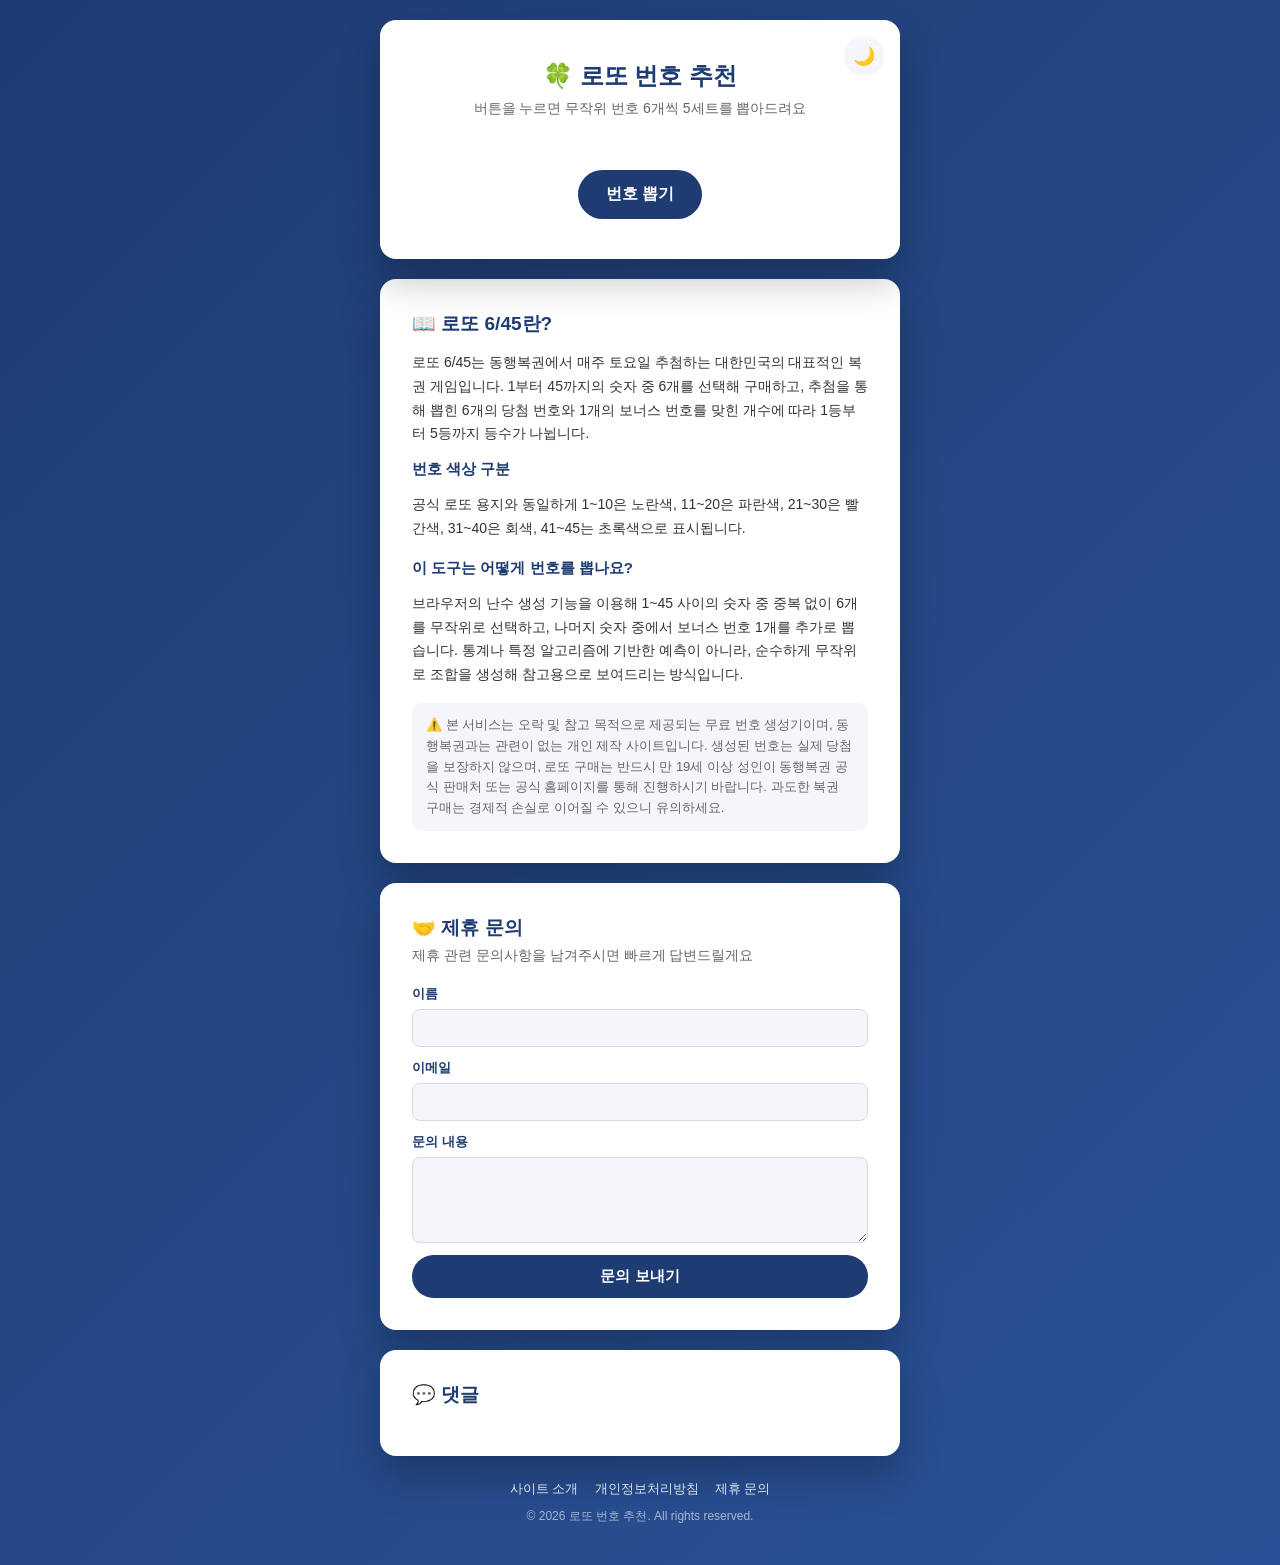
<file: index.html>
<!DOCTYPE html>
<html lang="ko">
<head>
<meta charset="UTF-8">
<meta name="viewport" content="width=device-width, initial-scale=1.0">
<meta name="description" content="번호 6개와 보너스 번호를 무작위로 5세트 추천해주는 로또 6/45 번호 생성기입니다. 로또 6/45 게임 규칙 설명과 참고용 번호 추천을 제공하며, 실제 당첨을 보장하지 않는 오락용 서비스입니다.">
<meta name="google-adsense-account" content="ca-pub-2861246134536272">
<script async src="https://pagead2.googlesyndication.com/pagead/js/adsbygoogle.js?client=ca-pub-2861246134536272"
     crossorigin="anonymous"></script>
<link rel="stylesheet" href="styles.css">
<script src="theme.js"></script>
<title>로또 번호 추천 | 로또 6/45 번호 생성기</title>
</head>
<body>

  <div class="card">
    <button class="theme-toggle" id="themeToggle" aria-label="다크모드 전환">🌙</button>
    <h1>🍀 로또 번호 추천</h1>
    <p class="subtitle">버튼을 누르면 무작위 번호 6개씩 5세트를 뽑아드려요</p>

    <div class="sets" id="sets"></div>

    <button id="generateBtn">번호 뽑기</button>
  </div>

  <div class="info-card">
    <h2>📖 로또 6/45란?</h2>
    <p>
      로또 6/45는 동행복권에서 매주 토요일 추첨하는 대한민국의 대표적인 복권 게임입니다.
      1부터 45까지의 숫자 중 6개를 선택해 구매하고, 추첨을 통해 뽑힌 6개의 당첨 번호와
      1개의 보너스 번호를 맞힌 개수에 따라 1등부터 5등까지 등수가 나뉩니다.
    </p>

    <h3>번호 색상 구분</h3>
    <p>
      공식 로또 용지와 동일하게 1~10은 노란색, 11~20은 파란색, 21~30은 빨간색,
      31~40은 회색, 41~45는 초록색으로 표시됩니다.
    </p>

    <h3>이 도구는 어떻게 번호를 뽑나요?</h3>
    <p>
      브라우저의 난수 생성 기능을 이용해 1~45 사이의 숫자 중 중복 없이 6개를 무작위로 선택하고,
      나머지 숫자 중에서 보너스 번호 1개를 추가로 뽑습니다. 통계나 특정 알고리즘에 기반한
      예측이 아니라, 순수하게 무작위로 조합을 생성해 참고용으로 보여드리는 방식입니다.
    </p>

    <div class="disclaimer">
      ⚠️ 본 서비스는 오락 및 참고 목적으로 제공되는 무료 번호 생성기이며, 동행복권과는
      관련이 없는 개인 제작 사이트입니다. 생성된 번호는 실제 당첨을 보장하지 않으며,
      로또 구매는 반드시 만 19세 이상 성인이 동행복권 공식 판매처 또는 공식 홈페이지를
      통해 진행하시기 바랍니다. 과도한 복권 구매는 경제적 손실로 이어질 수 있으니 유의하세요.
    </div>
  </div>

  <div class="contact-card">
    <h2>🤝 제휴 문의</h2>
    <p class="subtitle">제휴 관련 문의사항을 남겨주시면 빠르게 답변드릴게요</p>

    <form class="contact-form" id="contactForm" action="https://formspree.io/f/mgogqgzd" method="POST">
      <label for="name">이름</label>
      <input type="text" id="name" name="name" required>

      <label for="email">이메일</label>
      <input type="email" id="email" name="email" required>

      <label for="message">문의 내용</label>
      <textarea id="message" name="message" rows="4" required></textarea>

      <button type="submit" id="contactSubmitBtn">문의 보내기</button>
      <p class="contact-status" id="contactStatus"></p>
    </form>
  </div>

  <div class="comments-card">
    <h2>💬 댓글</h2>
    <div id="disqus_thread"></div>
    <script>
        /**
        *  RECOMMENDED CONFIGURATION VARIABLES: EDIT AND UNCOMMENT THE SECTION BELOW TO INSERT DYNAMIC VALUES FROM YOUR PLATFORM OR CMS.
        *  LEARN WHY DEFINING THESE VARIABLES IS IMPORTANT: https://disqus.com/admin/universalcode/#configuration-variables    */
        /*
        var disqus_config = function () {
        this.page.url = PAGE_URL;  // Replace PAGE_URL with your page's canonical URL variable
        this.page.identifier = PAGE_IDENTIFIER; // Replace PAGE_IDENTIFIER with your page's unique identifier variable
        };
        */
        (function() { // DON'T EDIT BELOW THIS LINE
        var d = document, s = d.createElement('script');
        s.src = 'https://canyouivemelotto.disqus.com/embed.js';
        s.setAttribute('data-timestamp', +new Date());
        (d.head || d.body).appendChild(s);
        })();
    </script>
    <noscript>Please enable JavaScript to view the <a href="https://disqus.com/?ref_noscript">comments powered by Disqus.</a></noscript>
  </div>

  <footer class="site-footer">
    <nav>
      <a href="about.html">사이트 소개</a>
      <a href="privacy.html">개인정보처리방침</a>
      <a href="#contactForm">제휴 문의</a>
    </nav>
    <small>&copy; 2026 로또 번호 추천. All rights reserved.</small>
  </footer>

  <script>
    function getBallColorClass(number) {
      if (number <= 10) return "yellow";
      if (number <= 20) return "blue";
      if (number <= 30) return "red";
      if (number <= 40) return "gray";
      return "green";
    }

    function generateLottoNumbers() {
      const numbers = new Set();
      while (numbers.size < 6) {
        numbers.add(Math.floor(Math.random() * 45) + 1);
      }

      let bonus;
      do {
        bonus = Math.floor(Math.random() * 45) + 1;
      } while (numbers.has(bonus));

      return {
        numbers: Array.from(numbers).sort((a, b) => a - b),
        bonus,
      };
    }

    function renderSets(sets) {
      const container = document.getElementById("sets");
      container.innerHTML = "";
      sets.forEach(({ numbers, bonus }, index) => {
        const row = document.createElement("div");
        row.className = "set-row";

        const label = document.createElement("div");
        label.className = "set-label";
        label.textContent = `${index + 1}세트`;
        row.appendChild(label);

        const balls = document.createElement("div");
        balls.className = "balls";
        numbers.forEach((num) => {
          const ball = document.createElement("div");
          ball.className = `ball ${getBallColorClass(num)}`;
          ball.textContent = num;
          balls.appendChild(ball);
        });

        const plus = document.createElement("div");
        plus.className = "plus";
        plus.textContent = "+";
        balls.appendChild(plus);

        const bonusBall = document.createElement("div");
        bonusBall.className = `ball ${getBallColorClass(bonus)}`;
        bonusBall.textContent = bonus;
        balls.appendChild(bonusBall);

        row.appendChild(balls);
        container.appendChild(row);
      });
    }

    document.getElementById("generateBtn").addEventListener("click", () => {
      const sets = Array.from({ length: 5 }, () => generateLottoNumbers());
      renderSets(sets);
    });

    const contactForm = document.getElementById("contactForm");
    const contactStatus = document.getElementById("contactStatus");
    const contactSubmitBtn = document.getElementById("contactSubmitBtn");

    contactForm.addEventListener("submit", async (e) => {
      e.preventDefault();
      contactSubmitBtn.disabled = true;
      contactStatus.className = "contact-status";
      contactStatus.textContent = "";

      try {
        const response = await fetch(contactForm.action, {
          method: "POST",
          body: new FormData(contactForm),
          headers: { Accept: "application/json" },
        });

        if (response.ok) {
          contactStatus.textContent = "문의가 정상적으로 접수되었습니다. 감사합니다!";
          contactStatus.className = "contact-status success";
          contactForm.reset();
        } else {
          contactStatus.textContent = "전송에 실패했습니다. 잠시 후 다시 시도해주세요.";
          contactStatus.className = "contact-status error";
        }
      } catch (err) {
        contactStatus.textContent = "네트워크 오류가 발생했습니다. 잠시 후 다시 시도해주세요.";
        contactStatus.className = "contact-status error";
      } finally {
        contactSubmitBtn.disabled = false;
      }
    });
  </script>

</body>
</html>
</file>
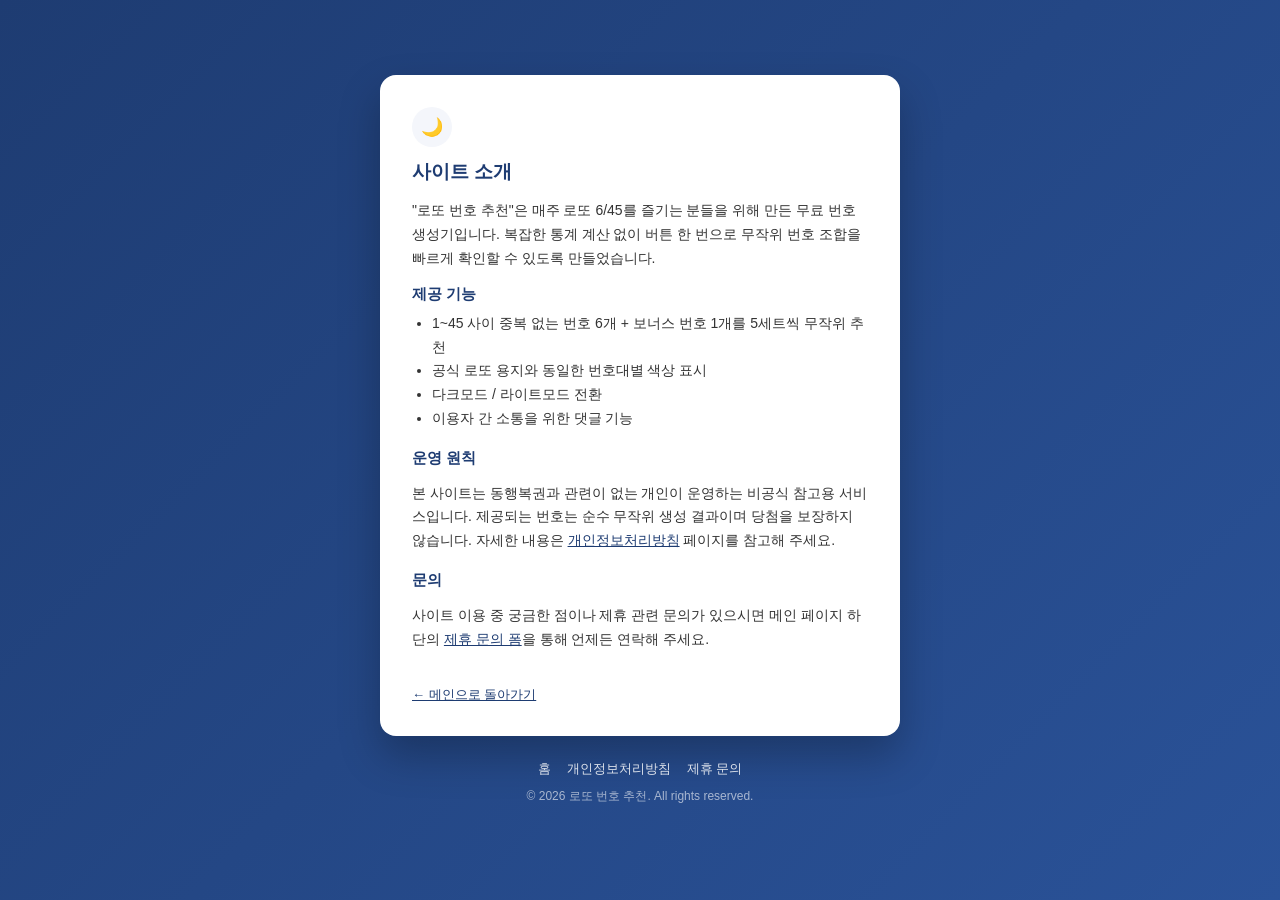
<file: about.html>
<!DOCTYPE html>
<html lang="ko">
<head>
<meta charset="UTF-8">
<meta name="viewport" content="width=device-width, initial-scale=1.0">
<meta name="description" content="로또 번호 추천 사이트 소개 - 운영 목적, 제공 기능, 운영자 문의처를 안내합니다.">
<meta name="google-adsense-account" content="ca-pub-2861246134536272">
<script async src="https://pagead2.googlesyndication.com/pagead/js/adsbygoogle.js?client=ca-pub-2861246134536272"
     crossorigin="anonymous"></script>
<link rel="stylesheet" href="styles.css">
<script src="theme.js"></script>
<title>사이트 소개 | 로또 번호 추천</title>
</head>
<body>

  <div class="content-card">
    <button class="theme-toggle" id="themeToggle" aria-label="다크모드 전환" style="position:static; margin-bottom:12px;">🌙</button>
    <h2>사이트 소개</h2>
    <p>
      "로또 번호 추천"은 매주 로또 6/45를 즐기는 분들을 위해 만든 무료 번호 생성기입니다.
      복잡한 통계 계산 없이 버튼 한 번으로 무작위 번호 조합을 빠르게 확인할 수 있도록 만들었습니다.
    </p>

    <h3>제공 기능</h3>
    <ul>
      <li>1~45 사이 중복 없는 번호 6개 + 보너스 번호 1개를 5세트씩 무작위 추천</li>
      <li>공식 로또 용지와 동일한 번호대별 색상 표시</li>
      <li>다크모드 / 라이트모드 전환</li>
      <li>이용자 간 소통을 위한 댓글 기능</li>
    </ul>

    <h3>운영 원칙</h3>
    <p>
      본 사이트는 동행복권과 관련이 없는 개인이 운영하는 비공식 참고용 서비스입니다.
      제공되는 번호는 순수 무작위 생성 결과이며 당첨을 보장하지 않습니다. 자세한 내용은
      <a href="privacy.html">개인정보처리방침</a> 페이지를 참고해 주세요.
    </p>

    <h3>문의</h3>
    <p>
      사이트 이용 중 궁금한 점이나 제휴 관련 문의가 있으시면 메인 페이지 하단의
      <a href="index.html#contactForm">제휴 문의 폼</a>을 통해 언제든 연락해 주세요.
    </p>

    <a class="back-link" href="index.html">← 메인으로 돌아가기</a>
  </div>

  <footer class="site-footer">
    <nav>
      <a href="index.html">홈</a>
      <a href="privacy.html">개인정보처리방침</a>
      <a href="index.html#contactForm">제휴 문의</a>
    </nav>
    <small>&copy; 2026 로또 번호 추천. All rights reserved.</small>
  </footer>

</body>
</html>
</file>
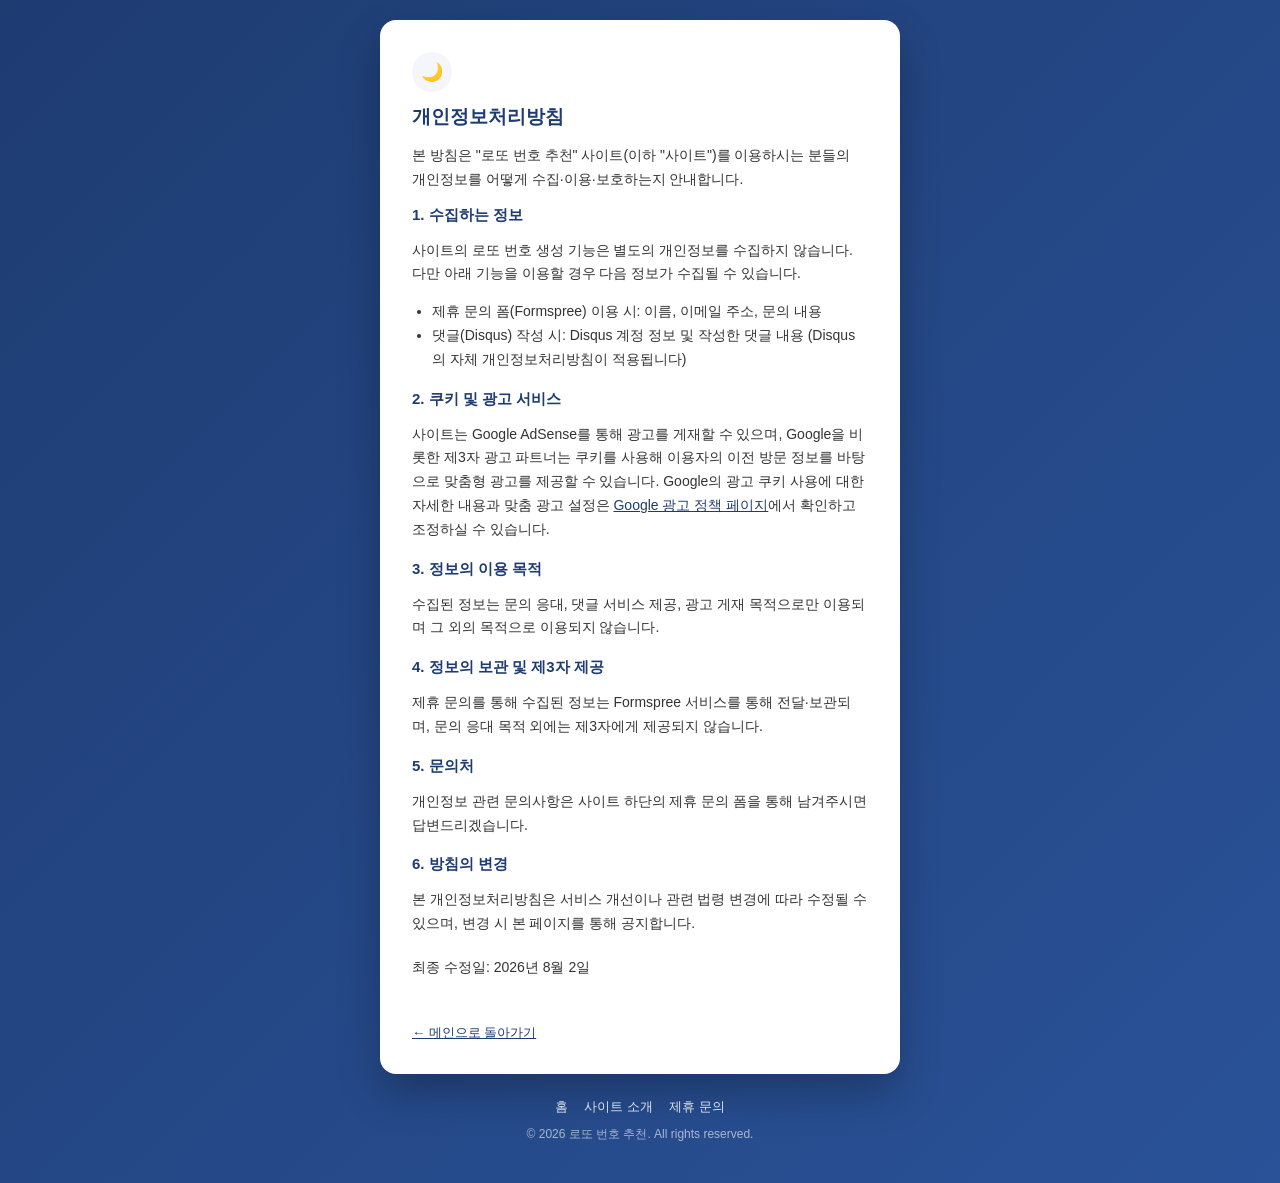
<file: privacy.html>
<!DOCTYPE html>
<html lang="ko">
<head>
<meta charset="UTF-8">
<meta name="viewport" content="width=device-width, initial-scale=1.0">
<meta name="description" content="로또 번호 추천 사이트의 개인정보처리방침입니다. 수집하는 정보, 쿠키 및 광고 서비스 이용, 문의처를 안내합니다.">
<meta name="google-adsense-account" content="ca-pub-2861246134536272">
<script async src="https://pagead2.googlesyndication.com/pagead/js/adsbygoogle.js?client=ca-pub-2861246134536272"
     crossorigin="anonymous"></script>
<link rel="stylesheet" href="styles.css">
<script src="theme.js"></script>
<title>개인정보처리방침 | 로또 번호 추천</title>
</head>
<body>

  <div class="content-card">
    <button class="theme-toggle" id="themeToggle" aria-label="다크모드 전환" style="position:static; margin-bottom:12px;">🌙</button>
    <h2>개인정보처리방침</h2>
    <p>본 방침은 "로또 번호 추천" 사이트(이하 "사이트")를 이용하시는 분들의 개인정보를 어떻게 수집·이용·보호하는지 안내합니다.</p>

    <h3>1. 수집하는 정보</h3>
    <p>
      사이트의 로또 번호 생성 기능은 별도의 개인정보를 수집하지 않습니다. 다만 아래 기능을 이용할 경우
      다음 정보가 수집될 수 있습니다.
    </p>
    <ul>
      <li>제휴 문의 폼(Formspree) 이용 시: 이름, 이메일 주소, 문의 내용</li>
      <li>댓글(Disqus) 작성 시: Disqus 계정 정보 및 작성한 댓글 내용 (Disqus의 자체 개인정보처리방침이 적용됩니다)</li>
    </ul>

    <h3>2. 쿠키 및 광고 서비스</h3>
    <p>
      사이트는 Google AdSense를 통해 광고를 게재할 수 있으며, Google을 비롯한 제3자 광고 파트너는
      쿠키를 사용해 이용자의 이전 방문 정보를 바탕으로 맞춤형 광고를 제공할 수 있습니다.
      Google의 광고 쿠키 사용에 대한 자세한 내용과 맞춤 광고 설정은
      <a href="https://policies.google.com/technologies/ads" target="_blank" rel="noopener">Google 광고 정책 페이지</a>에서 확인하고 조정하실 수 있습니다.
    </p>

    <h3>3. 정보의 이용 목적</h3>
    <p>수집된 정보는 문의 응대, 댓글 서비스 제공, 광고 게재 목적으로만 이용되며 그 외의 목적으로 이용되지 않습니다.</p>

    <h3>4. 정보의 보관 및 제3자 제공</h3>
    <p>
      제휴 문의를 통해 수집된 정보는 Formspree 서비스를 통해 전달·보관되며, 문의 응대 목적 외에는
      제3자에게 제공되지 않습니다.
    </p>

    <h3>5. 문의처</h3>
    <p>개인정보 관련 문의사항은 사이트 하단의 제휴 문의 폼을 통해 남겨주시면 답변드리겠습니다.</p>

    <h3>6. 방침의 변경</h3>
    <p>본 개인정보처리방침은 서비스 개선이나 관련 법령 변경에 따라 수정될 수 있으며, 변경 시 본 페이지를 통해 공지합니다.</p>

    <p class="subtitle" style="margin-top:20px;">최종 수정일: 2026년 8월 2일</p>

    <a class="back-link" href="index.html">← 메인으로 돌아가기</a>
  </div>

  <footer class="site-footer">
    <nav>
      <a href="index.html">홈</a>
      <a href="about.html">사이트 소개</a>
      <a href="index.html#contactForm">제휴 문의</a>
    </nav>
    <small>&copy; 2026 로또 번호 추천. All rights reserved.</small>
  </footer>

</body>
</html>
</file>
<file: styles.css>
* {
  box-sizing: border-box;
}

:root {
  --bg-gradient-start: #1e3c72;
  --bg-gradient-end: #2a5298;
  --card-bg: #ffffff;
  --title-color: #1e3c72;
  --subtitle-color: #666666;
  --text-color: #333333;
  --set-row-bg: #f4f6fb;
  --shadow-color: rgba(0, 0, 0, 0.25);
  --button-bg: #1e3c72;
  --button-bg-hover: #2a5298;
  --plus-color: #999999;
  --link-color: #1e3c72;
  --border-color: #e2e6ee;
}

[data-theme="dark"] {
  --bg-gradient-start: #0f1b30;
  --bg-gradient-end: #1a2b4a;
  --card-bg: #1e2532;
  --title-color: #8fb4ff;
  --subtitle-color: #a0a8b8;
  --text-color: #d5d9e2;
  --set-row-bg: #2a3346;
  --shadow-color: rgba(0, 0, 0, 0.5);
  --button-bg: #3a5a9a;
  --button-bg-hover: #4a6fb8;
  --plus-color: #b0b8c8;
  --link-color: #8fb4ff;
  --border-color: #33405a;
}

body {
  margin: 0;
  min-height: 100vh;
  display: flex;
  flex-direction: column;
  align-items: center;
  justify-content: center;
  gap: 20px;
  padding: 20px 0;
  background: linear-gradient(135deg, var(--bg-gradient-start), var(--bg-gradient-end));
  font-family: "Segoe UI", "맑은 고딕", sans-serif;
  transition: background 0.3s;
}

.card {
  position: relative;
  background: var(--card-bg);
  border-radius: 16px;
  padding: 40px 32px;
  width: 100%;
  max-width: 520px;
  text-align: center;
  box-shadow: 0 20px 40px var(--shadow-color);
  transition: background 0.3s;
}

.theme-toggle {
  position: absolute;
  top: 16px;
  right: 16px;
  width: 40px;
  height: 40px;
  border-radius: 50%;
  border: none;
  background: var(--set-row-bg);
  cursor: pointer;
  font-size: 18px;
  display: flex;
  align-items: center;
  justify-content: center;
  padding: 0;
  transition: background 0.3s, transform 0.1s;
}

.theme-toggle:hover {
  transform: scale(1.08);
}

h1 {
  margin: 0 0 8px;
  font-size: 24px;
  color: var(--title-color);
  transition: color 0.3s;
}

p.subtitle {
  margin: 0 0 24px;
  color: var(--subtitle-color);
  font-size: 14px;
  transition: color 0.3s;
}

.sets {
  display: flex;
  flex-direction: column;
  gap: 12px;
  margin-bottom: 28px;
}

.set-row {
  display: flex;
  align-items: center;
  gap: 12px;
  background: var(--set-row-bg);
  border-radius: 12px;
  padding: 10px 14px;
  transition: background 0.3s;
}

.set-label {
  flex: 0 0 32px;
  font-weight: bold;
  color: var(--title-color);
  font-size: 14px;
  transition: color 0.3s;
}

.balls {
  display: flex;
  align-items: center;
  flex-wrap: wrap;
  gap: 8px;
}

.plus {
  font-weight: bold;
  font-size: 16px;
  color: var(--plus-color);
  margin: 0 2px;
  transition: color 0.3s;
}

.ball {
  width: 40px;
  height: 40px;
  border-radius: 50%;
  display: flex;
  align-items: center;
  justify-content: center;
  color: #fff;
  font-weight: bold;
  font-size: 15px;
  box-shadow: inset 0 -4px 6px rgba(0, 0, 0, 0.2);
  animation: pop 0.35s ease;
}

@keyframes pop {
  from {
    transform: scale(0);
    opacity: 0;
  }
  to {
    transform: scale(1);
    opacity: 1;
  }
}

/* 로또 공식 번호대 색상 */
.ball.yellow { background: #fbc400; }
.ball.blue   { background: #69c8f2; }
.ball.red    { background: #ff7272; }
.ball.gray   { background: #aaaaaa; }
.ball.green  { background: #b0d840; }

#generateBtn {
  border: none;
  background: var(--button-bg);
  color: #fff;
  font-size: 16px;
  font-weight: bold;
  padding: 14px 28px;
  border-radius: 999px;
  cursor: pointer;
  transition: background 0.2s, transform 0.1s;
}

#generateBtn:hover {
  background: var(--button-bg-hover);
}

#generateBtn:active {
  transform: scale(0.97);
}

.info-card,
.contact-card,
.comments-card,
.content-card {
  background: var(--card-bg);
  border-radius: 16px;
  padding: 32px;
  width: 100%;
  max-width: 520px;
  box-shadow: 0 20px 40px var(--shadow-color);
  transition: background 0.3s;
}

.info-card h2,
.contact-card h2,
.comments-card h2,
.content-card h2 {
  margin: 0 0 6px;
  font-size: 19px;
  color: var(--title-color);
  transition: color 0.3s;
}

.contact-card p.subtitle {
  margin-bottom: 20px;
}

.info-card p,
.content-card p,
.content-card li {
  color: var(--text-color);
  font-size: 14px;
  line-height: 1.7;
  transition: color 0.3s;
}

.info-card h3,
.content-card h3 {
  font-size: 15px;
  color: var(--title-color);
  margin: 18px 0 6px;
  transition: color 0.3s;
}

.info-card h3:first-of-type,
.content-card h3:first-of-type {
  margin-top: 0;
}

.content-card ul,
.content-card ol {
  padding-left: 20px;
  margin: 8px 0;
}

.disclaimer {
  margin-top: 16px;
  padding: 12px 14px;
  border-radius: 10px;
  background: var(--set-row-bg);
  font-size: 13px;
  color: var(--subtitle-color);
  line-height: 1.6;
  transition: background 0.3s, color 0.3s;
}

.contact-form {
  display: flex;
  flex-direction: column;
  gap: 12px;
  text-align: left;
}

.contact-form label {
  font-size: 13px;
  font-weight: bold;
  color: var(--title-color);
  margin-bottom: -6px;
  transition: color 0.3s;
}

.contact-form input,
.contact-form textarea {
  font-family: inherit;
  font-size: 14px;
  padding: 10px 12px;
  border-radius: 8px;
  border: 1px solid #d5d9e2;
  background: var(--set-row-bg);
  color: inherit;
  resize: vertical;
  transition: background 0.3s, border-color 0.2s;
}

.contact-form input:focus,
.contact-form textarea:focus {
  outline: none;
  border-color: var(--button-bg);
}

#contactSubmitBtn {
  border: none;
  background: var(--button-bg);
  color: #fff;
  font-size: 15px;
  font-weight: bold;
  padding: 12px 24px;
  border-radius: 999px;
  cursor: pointer;
  transition: background 0.2s, transform 0.1s;
}

#contactSubmitBtn:hover {
  background: var(--button-bg-hover);
}

#contactSubmitBtn:active {
  transform: scale(0.97);
}

.contact-status {
  font-size: 13px;
  margin-top: 4px;
  display: none;
}

.contact-status.success {
  display: block;
  color: #2e8b57;
}

.contact-status.error {
  display: block;
  color: #e05555;
}

.comments-card h2 {
  margin-bottom: 16px;
}

.site-footer {
  width: 100%;
  max-width: 520px;
  text-align: center;
  padding: 4px 0 20px;
}

.site-footer nav {
  display: flex;
  justify-content: center;
  flex-wrap: wrap;
  gap: 8px 16px;
  margin-bottom: 8px;
}

.site-footer a {
  color: #ffffff;
  font-size: 13px;
  text-decoration: none;
  opacity: 0.85;
}

.site-footer a:hover {
  text-decoration: underline;
  opacity: 1;
}

.site-footer small {
  color: #ffffff;
  opacity: 0.6;
  font-size: 12px;
}

.content-card a {
  color: var(--link-color);
}

.back-link {
  display: inline-block;
  margin-top: 20px;
  font-size: 13px;
  color: var(--link-color);
}
</file>
